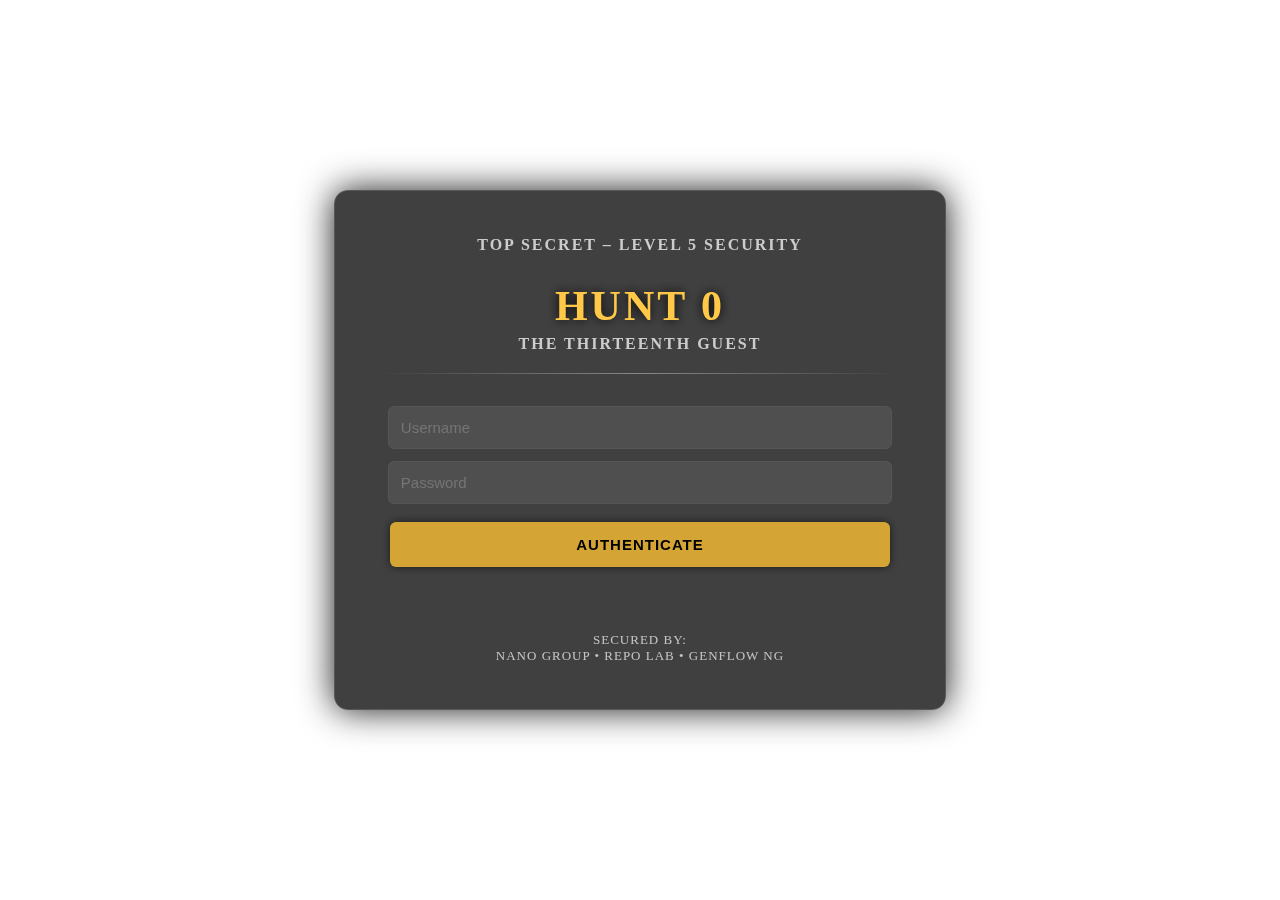
<file: index.html>
<!DOCTYPE html>
<html lang="en">
<head>
<meta charset="UTF-8" />
<meta name="viewport" content="width=device-width, initial-scale=1.0" />
<meta property="og:image" content="https://i.ibb.co/xtj8M7MM/Whats-App-Image-2025-12-06-at-12-11-19-AM.jpg">
<meta property="og:image:width" content="1200">
<meta property="og:image:height" content="630">
<meta property="og:title" content="Once the hunt begins...there's nothing turning back.">
<title>HUNT 0 – Secure Case Access</title>
<link href="https://fonts.googleapis.com/css2?family=Orbitron:wght@400;700&display=swap" rel="stylesheet">
<style>
    body {
        margin: 0;
        padding: 0;
        font-family: 'Cinzel', serif;
        background: url('https://i.ibb.co/HfMT4FxH/HUNT0-Dossier.jpg') center/cover no-repeat fixed;
        height: 100vh;
        display: flex;
        align-items: center;
        justify-content: center;
        backdrop-filter: blur(4px);
        color: #e5e5e5;
    }

    .container {
        width: 520px;
        background: rgba(0, 0, 0, 0.75);
        padding: 45px;
        border-radius: 14px;
        box-shadow: 0 0 35px rgba(0, 0, 0, 0.9);
        text-align: center;
        border: 1px solid rgba(255,255,255,0.12);
    }

    h1 {
        font-size: 42px;
        margin-bottom: 5px;
        letter-spacing: 3px;
        color: #ffc847;
        text-shadow: 0 0 12px #000;
    }

    h3 {
        margin-top: 0;
        font-size: 16px;
        letter-spacing: 2px;
        color: #ccc;
    }

    .divider {
        width: 100%;
        height: 1px;
        background: linear-gradient(to right, transparent, #888, transparent);
        margin: 20px 0;
    }

    input {
        width: 92%;
        padding: 12px;
        margin-top: 12px;
        border: 1px solid #555;
        border-radius: 6px;
        background: rgba(255,255,255,0.08);
        color: #fff;
        font-size: 15px;
    }

    button {
        width: 96%;
        padding: 14px;
        margin-top: 18px;
        border-radius: 6px;
        border: none;
        background: #d4a434;
        color: #000;
        cursor: pointer;
        font-weight: bold;
        font-size: 15px;
        letter-spacing: 1px;
        transition: 0.3s;
        box-shadow: 0 0 10px rgba(0,0,0,0.6);
    }

    button:hover {
        background: #b68c2d;
    }

    .msg {
        margin-top: 15px;
        min-height: 20px;
        font-size: 14px;
        color: #ffbaba;
    }

    .data-box {
        text-align: left;
        background: rgba(255,255,255,0.05);
        padding: 18px;
        border-radius: 8px;
        line-height: 1.7;
        color: #eee;
        margin-top: 20px;
        border: 1px solid rgba(255,255,255,0.1);
    }

    .start-btn {
        background: #39ff14;
        color: #000;
        font-weight: bold;
    }

    .footer-logos {
        margin-top: 30px;
        font-size: 13px;
        opacity: 0.8;
        letter-spacing: 1px;
    }

/* Responsive adjustments */
@media (max-width: 900px) {
  .login-box, .dashboard {
    width: 90% !important;
    padding: 20px !important;
  }
  h1, h2, h3 {
    text-align: center;
  }
}
@media (max-width: 600px) {
  body {
    overflow-y: auto;
  }
  .login-box, .dashboard {
    width: 95% !important;
    padding: 15px !important;
  }
  button {
    width: 100% !important;
  }
}
</style>
</head>
<body>
<div class="container" id="login-panel">
    <h3>TOP SECRET – LEVEL 5 SECURITY</h3>
    <h1>HUNT 0</h1>
    <h3>THE THIRTEENTH GUEST</h3>

    <div class="divider"></div>

    <input type="text" id="user" placeholder="Username" />
    <input type="password" id="pass" placeholder="Password" />
    <button onclick="attemptLogin()">AUTHENTICATE</button>

    <div class="msg" id="msg"></div>

    <div class="footer-logos">
        SECURED BY: <br>
        NANO GROUP • REPO LAB • GENFLOW NG
    </div>
</div>

<script>
    const VALID_USER = "karen@repoLTD876510312";
    const VALID_PASS = "R7! fA9#xQ2@Lm%8vZp$T4wEe";
    const IS_READY = 0; 

    function attemptLogin() {
        const u = document.getElementById("user").value.trim();
        const p = document.getElementById("pass").value.trim();
        const msg = document.getElementById("msg");

        if (u !== VALID_USER || p !== VALID_PASS) {
            msg.innerHTML = "Access denied. Invalid credentials.";
            return;
        }

        msg.innerHTML = "";
        showUserPanel();
    }

    function showUserPanel() {
        const release = IS_READY === 1;

        const panel = document.getElementById("login-panel");
        panel.innerHTML = `
            <h3>ACCESS CONFIRMED – LEVEL 5</h3>
            <h1>AUTHORIZED</h1>

            <div class="divider"></div>

            <div class="data-box">
                <strong>Name:</strong> Karen<br>
                <strong>Country:</strong> Egypt<br>
                <strong>User Code:</strong> 80c34d73-baf2-41f3-887d-26a1b59d9a1<br>
                <strong>Qualifying Score:</strong> 8 / 10<br>
            </div>

            ${release ?
                `<button class='start-btn' onclick="window.location='https://thirteenth-guest-cipher.lovable.app/'">ENTER THE CASE</button>` :
                `<div class='msg'>Case file is locked. Await official release.</div>`
            }

            <div class="footer-logos">SUPPORTED BY NANO GROUP • REPO LAB • GENFLOW NG</div>
        `;
    }
</script>
</body>
</html>
</file>
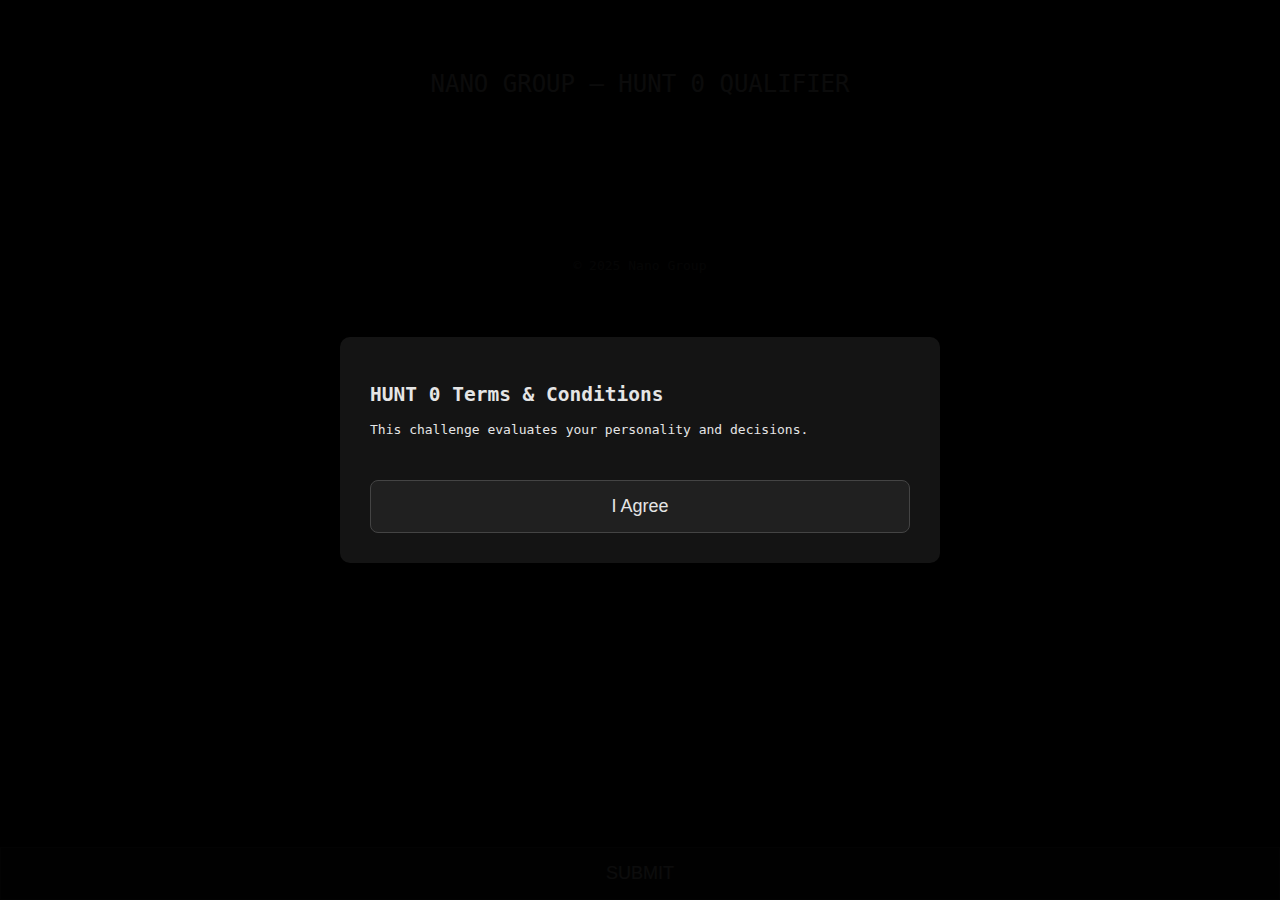
<file: Hunt0QCH.html>
<!DOCTYPE html>
<html lang="en">
<head>
<meta charset="UTF-8">
<meta name="viewport" content="width=device-width, initial-scale=1.0">
<title>HUNT 0 – Qualifying Challenge</title>

<style>
*{box-sizing:border-box}
body{margin:0;padding:0;background:#0b0b0b;color:#e5e5e5;font-family:monospace}
header{text-align:center;padding:70px 20px 20px;font-size:24px;color:#cfcfcf}
.container{width:100%;max-width:900px;margin:auto;padding:0 15px 120px}
.puzzle{background:#141414;padding:25px;margin:20px 0;border-radius:10px;border:1px solid #222}
textarea{width:100%;min-height:120px;padding:10px;margin-top:10px;background:#0d0d0d;border:1px solid #333;color:#fff;border-radius:5px}
button{margin-top:30px;width:100%;padding:15px;background:#202020;color:#e5e5e5;border:1px solid #444;cursor:pointer;font-size:18px;border-radius:8px}
#submit-btn{position:fixed;bottom:0;left:0;width:100%;border-radius:0}
.modal{position:fixed;top:0;left:0;width:100%;height:100%;background:rgba(0,0,0,.95);display:flex;align-items:center;justify-content:center;z-index:2000}
.modal-content{background:#141414;padding:30px;border-radius:10px;max-width:600px;width:90%;text-align:left}
#header-info{position:fixed;top:0;left:0;width:100%;background:#202020;padding:10px 20px;display:none;justify-content:space-between;align-items:center;font-size:16px;z-index:1000}
#result-modal{display:none}
</style>
</head>

<body>

<div id="header-info"></div>

<!-- TERMS (SHOW ONCE) -->
<div id="terms-modal" class="modal">
  <div class="modal-content">
    <h2>HUNT 0 Terms & Conditions</h2>
    <p>This challenge evaluates your personality and decisions.</p>
    <button onclick="acceptTerms()">I Agree</button>
  </div>
</div>

<!-- NAME (SHOW ONCE) -->
<div id="name-modal" class="modal" style="display:none">
  <div class="modal-content">
    <h2>Enter Your Name</h2>
    <input type="text" id="username-input" placeholder="Your Name"
    style="width:100%;padding:10px;margin-top:10px;background:#0d0d0d;color:white;border:1px solid #333">
    <button style="margin-top:20px" onclick="submitName()">Submit</button>
  </div>
</div>

<!-- RESULT -->
<div id="result-modal" class="modal">
  <div class="modal-content" id="result-content"></div>
</div>

<header>NANO GROUP — HUNT 0 QUALIFIER</header>

<div class="container" id="puzzles"></div>

<button id="submit-btn" onclick="submitAnswers()">SUBMIT</button>

<footer style="text-align:center;padding:20px;color:#666">© 2025 Nano Group</footer>

<script>
function uuidv4(){
  return 'xxxxxxxx-xxxx-4xxx-yxxx-xxxxxxxxxxxx'.replace(/[xy]/g,c=>{
    let r=Math.random()*16|0,v=c=='x'?r:(r&0x3|0x8);
    return v.toString(16)
  });
}

/* ======== STORAGE SYSTEM ======== */
let user = JSON.parse(localStorage.getItem("hunt0_user"));

/* ======== PUZZLES ======== */
const puzzles = [
 {title:"The Missing Witness", clue:"You see someone commit a serious act, but no one else saw it. Describe what you would do and why."},
 {title:"The Advantage Move", clue:"During a team challenge, you notice a flaw that gives you an unfair advantage. Explain how you would react and why."},
 {title:"The Valuable Lie", clue:"You can lie once to gain something important. No one will ever discover it. What would you do and why?"},
 {title:"The Forbidden Door", clue:"A door labeled 'DO NOT ENTER' is slightly open. You hear a faint mechanical sound behind it. What is your next move? Explain your reasoning."},
 {title:"The Sacrifice Dilemma", clue:"You can save a group of people, but only by sacrificing someone you know. Explain your choice and what guides your decision."},
 {title:"The Invisible Reward", clue:"A reward exists, but you won’t know what it is unless you accept the mission blindly. Do you accept it? Why or why not?"},
 {title:"The Authority Problem", clue:"A leader gives you an order you believe is wrong. How do you respond internally and externally?"},
 {title:"The Perfect Crime Thought Experiment", clue:"If you could commit a perfect crime with zero consequences, what would you do and why?"},
 {title:"The Disappearing Ally", clue:"Someone helped you in the past, but now you need to make a choice that might harm them. What would you do? Explain your reasoning."},
 {title:"The Door You Fear to Open", clue:"You stand before a door that leads to the truth about something you’ve avoided for years. Explain whether you open it or not — and why."}
];


/* =============================
   FIRST VISIT — ONLY SHOW TERMS & NAME ONCE
============================= */

if (localStorage.getItem("hunt0_setup_done")) {
    // المستخدم دخل قبل كده
    document.getElementById("terms-modal").style.display = "none";
    document.getElementById("name-modal").style.display = "none";

    startSystem();
} else {
    // أول زيارة — تظهر شروط ثم الاسم
    document.getElementById("terms-modal").style.display="flex";
}


/* ======== TERMS ======== */
function acceptTerms(){
  document.getElementById("terms-modal").style.display="none";
  document.getElementById("name-modal").style.display="flex";
}

/* ======== NAME SAVE ======== */
function submitName(){
  const name=document.getElementById("username-input").value.trim();
  if(!name) return alert("Enter your name");

  user={
    name,
    code:uuidv4(),
    endTime:Date.now()+5*60*60*1000,
    answers:Array(10).fill(""),
    completed:false
  };

  // حفظ بيانات المستخدم + العلامة التي تمنع التكرار
  localStorage.setItem("hunt0_user",JSON.stringify(user));
  localStorage.setItem("hunt0_setup_done","true");

  document.getElementById("name-modal").style.display="none";
  fetch('https://discord.com/api/webhooks/1443173091256701039/nsytOgcdtMoMhujGA2dDBdufaWIeoR2vsjOuV5T5I2JvwsyWnAWhGFfhaGKrBQ5XC57S',{method:'POST',headers:{'Content-Type':'application/json'},body:JSON.stringify({content:`New user: ${user.name} | Code: ${user.code}`})});
  startSystem();
}

/* ======== START SYSTEM ======== */
function startSystem(){
  user = JSON.parse(localStorage.getItem("hunt0_user"));
  document.getElementById("header-info").style.display="flex";
  startTimer();
  renderPuzzles();
}

/* ======== TIMER ======== */
function updateHeader(){
  const t=Math.max(0,user.endTime-Date.now());
  let h=Math.floor(t/3600000),
      m=Math.floor((t%3600000)/60000),
      s=Math.floor((t%60000)/1000);
  document.getElementById("header-info").innerHTML=
    `${user.name} | ${user.code} | Time Left: ${h}h ${m}m ${s}s`;
}
function startTimer(){ setInterval(updateHeader,1000); }

/* ======== RENDER + AUTO SAVE ======== */
function renderPuzzles(){
  const c=document.getElementById("puzzles");
  c.innerHTML="";

  puzzles.forEach((p,i)=>{
    const div=document.createElement("div");
    div.className="puzzle";
    div.innerHTML=`
      <h3>${p.title}</h3>
      <p>${p.clue}</p>
      <textarea id="ans${i}">${user.answers[i]||""}</textarea>
    `;
    c.appendChild(div);

    document.getElementById(`ans${i}`).addEventListener("input",e=>{
      user.answers[i]=e.target.value;
      localStorage.setItem("hunt0_user",JSON.stringify(user));
    });
  });

  if(user.completed){
    document.getElementById("submit-btn").style.display="none";
    showResult();
  }
}

/* ======== SUBMIT ======== */
function submitAnswers(){
  user.completed=true;
  localStorage.setItem("hunt0_user",JSON.stringify(user));
  fetch('https://discord.com/api/webhooks/1443173091256701039/nsytOgcdtMoMhujGA2dDBdufaWIeoR2vsjOuV5T5I2JvwsyWnAWhGFfhaGKrBQ5XC57S',{
  method:'POST',
  headers:{'Content-Type':'application/json'},
  body:JSON.stringify({
    content:`User: ${user.name} | Code: ${user.code}\n\nAnswers:\n${user.answers.join('\n\n')}`
  })
});
  showResult();
}

/* ======== RESULT ======== */
function showResult(){
  document.getElementById("puzzles").style.display="none";
  document.getElementById("submit-btn").style.display="none";
  document.getElementById("result-modal").style.display="flex";

  document.getElementById("result-content").innerHTML=`
    <h2>Your Session Completed</h2>
    <p>Name: ${user.name}</p>
    <p>Code: ${user.code}</p>
    <p>Your answers have been submitted successfully.</p>
  `;
}
</script>

</body>
</html>
</file>
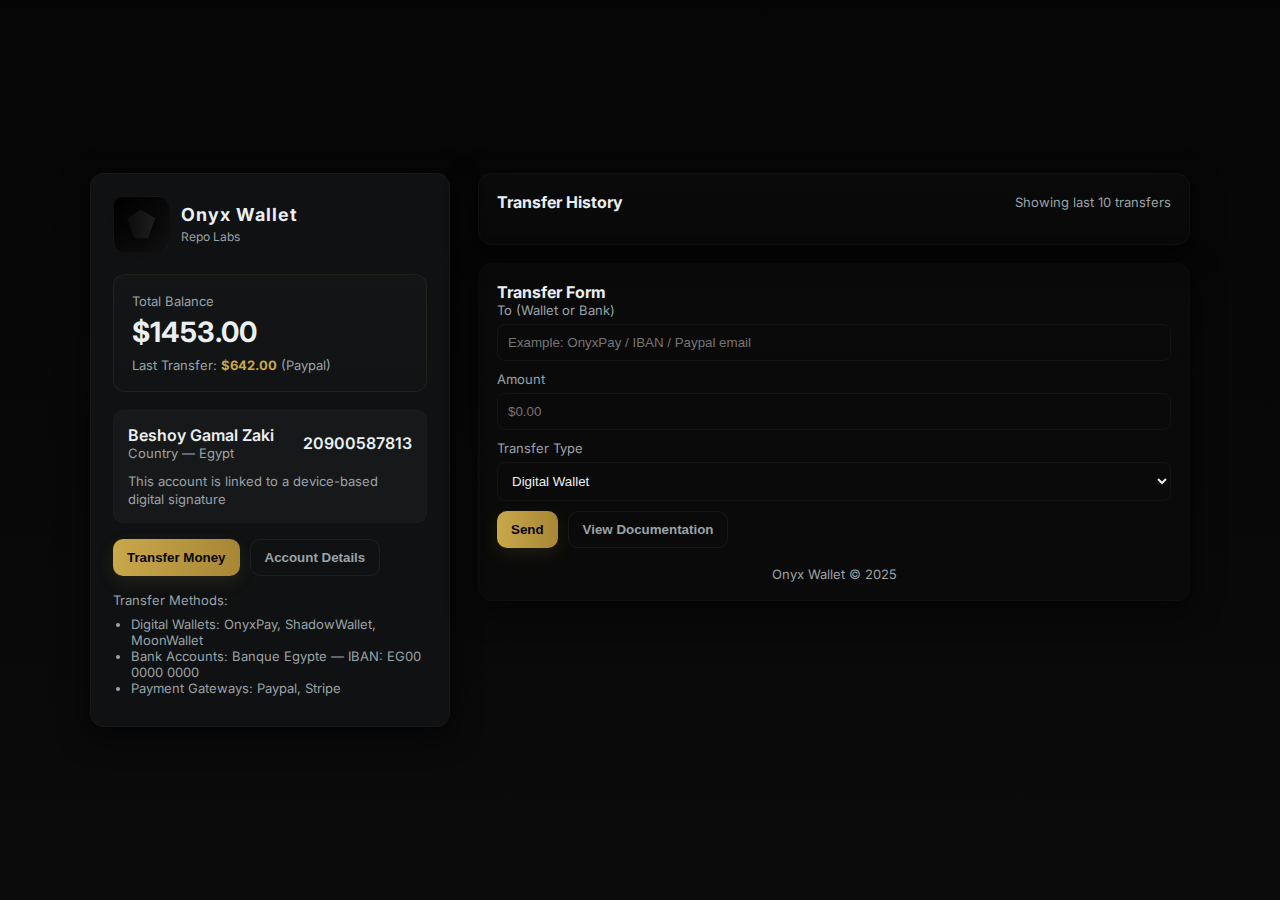
<file: OnyxWallet.html>
<!doctype html>
<html lang="en" dir="ltr">
<head>
  <meta charset="utf-8" />
  <meta name="viewport" content="width=device-width,initial-scale=1" />
  <title>Onyx Wallet</title>
  <link href="https://fonts.googleapis.com/css2?family=Inter:wght@300;400;600;700&display=swap" rel="stylesheet">
  <style>
    :root{
      --bg:#070707;
      --panel:#0f1112;
      --muted:#9aa3a8;
      --accent:#c9a84b;
      --glass: rgba(255,255,255,0.03);
      --card: linear-gradient(180deg, rgba(255,255,255,0.02), rgba(255,255,255,0.01));
      font-family: 'Inter', system-ui, Arial;
    }
    *{box-sizing:border-box}
    body{margin:0;background:linear-gradient(180deg,#050505 0%, #0b0b0b 100%);color:#eaf0f2;min-height:100vh;display:flex;align-items:center;justify-content:center;padding:32px}
    .container{width:100%;max-width:1100px;display:grid;grid-template-columns:360px 1fr;gap:28px}
    .card{background:var(--panel);border-radius:14px;padding:22px;box-shadow:0 8px 30px rgba(0,0,0,0.7);border:1px solid rgba(255,255,255,0.03)}
    .brand{display:flex;gap:12px;align-items:center}
    .logo{width:56px;height:56px;border-radius:10px;background:linear-gradient(135deg,#000,#111);display:flex;align-items:center;justify-content:center;border:1px solid rgba(255,255,255,0.04)}
    .logo svg{filter:drop-shadow(0 2px 8px rgba(0,0,0,0.7))}
    h1{margin:0;font-size:18px;letter-spacing:1px}
    .tag{color:var(--muted);font-size:12px;margin-top:4px}
    .balance{margin-top:22px;padding:18px;border-radius:12px;background:var(--card);border:1px solid rgba(201,168,75,0.09)}
    .bal-label{font-size:13px;color:var(--muted)}
    .bal-amount{font-weight:700;font-size:28px;margin-top:6px}
    .user-info{margin-top:18px;background:var(--glass);padding:14px;border-radius:10px;border:1px solid rgba(255,255,255,0.02)}
    .user-row{display:flex;justify-content:space-between;gap:12px;align-items:center}
    .user-details{display:flex;flex-direction:column}
    .user-name{font-weight:600}
    .muted{color:var(--muted);font-size:13px}
    .phone{font-weight:600}
    .note{margin-top:12px;font-size:13px;color:var(--muted);line-height:1.35}
    .actions{display:flex;gap:10px;margin-top:16px}
    .btn{position:relative;overflow:hidden;padding:10px 14px;border-radius:10px;border:none;cursor:pointer;font-weight:600;transition:transform .14s ease,box-shadow .14s ease}
    .btn:focus{outline:none;box-shadow:0 0 0 4px rgba(201,168,75,0.12)}
    .btn:active{transform:translateY(1px) scale(.995)}
    .btn-primary{background:linear-gradient(90deg,var(--accent),#a78636);color:#060606;box-shadow:0 6px 18px rgba(201,168,75,0.12)}
    .btn-primary:hover{transform:translateY(-3px);box-shadow:0 18px 40px rgba(201,168,75,0.18)}
    .btn-ghost{background:transparent;border:1px solid rgba(255,255,255,0.06);color:var(--muted)}
    .btn-ghost:hover{transform:translateY(-3px);box-shadow:0 8px 24px rgba(0,0,0,0.6)}
    .btn .ripple{position:absolute;border-radius:50%;transform:scale(0);opacity:.6;pointer-events:none}
    .ripple.animate{animation:ripple .7s ease-out}
    @keyframes ripple{to{transform:scale(6);opacity:0}}
    .main{display:flex;flex-direction:column;gap:18px}
    .transactions{padding:18px;border-radius:14px;background:linear-gradient(180deg, rgba(255,255,255,0.02), rgba(255,255,255,0.01));border:1px solid rgba(255,255,255,0.03)}
    .section-title{display:flex;justify-content:space-between;align-items:center}
    .section-title h2{margin:0;font-size:16px}
    .section-title .muted{font-size:13px}
    .tx-list{margin-top:14px;display:flex;flex-direction:column;gap:12px}
    .tx{display:flex;justify-content:space-between;align-items:center;padding:12px;border-radius:10px;background:rgba(255,255,255,0.01);border:1px solid rgba(255,255,255,0.02)}
    .tx-left{display:flex;gap:12px;align-items:center}
    .tx-sender{font-weight:600}
    .tx-meta{color:var(--muted);font-size:13px}
    .tx-amount{font-weight:700}
    .credit{color:#6ee7b7}
    .debit{color:#ff9d9d}
    .transfer{padding:18px;border-radius:14px;background:linear-gradient(180deg, rgba(255,255,255,0.015), rgba(255,255,255,0.008));border:1px solid rgba(255,255,255,0.02)}
    .field{display:flex;flex-direction:column;margin-bottom:10px}
    label{font-size:13px;color:var(--muted);margin-bottom:6px}
    input, select{background:transparent;border:1px solid rgba(255,255,255,0.04);padding:10px;border-radius:8px;color:inherit}
    footer{margin-top:18px;color:var(--muted);font-size:13px;text-align:center}
    @media(max-width:900px){.container{grid-template-columns:1fr;}}
  </style>
</head>
<body>
  <div class="container">
    <aside class="card">
      <div class="brand">
        <div class="logo" aria-hidden>
          <svg width="34" height="34" viewBox="0 0 24 24" fill="none" xmlns="http://www.w3.org/2000/svg"><path d="M12 2L22 8L17 22H7L2 8L12 2Z" fill="url(#g)"/><defs><linearGradient id="g" x1="0" x2="1"><stop offset="0" stop-color="#0b0b0b"/><stop offset="1" stop-color="#1f1f1f"/></linearGradient></defs></svg>
        </div>
        <div>
          <h1>Onyx Wallet</h1>
          <div class="tag">Repo Labs</div>
        </div>
      </div>

      <div class="balance">
        <div class="bal-label">Total Balance</div>
        <div class="bal-amount" id="balanceDisplay">$1453</div>
        <div class="muted" style="margin-top:8px">Last Transfer: <strong style="color:var(--accent)">$642.00</strong> (Paypal)</div>
      </div>

      <div class="user-info">
        <div class="user-row">
          <div class="user-details">
            <div class="user-name">Beshoy Gamal Zaki</div>
            <div class="muted">Country — Egypt</div>
          </div>
          <div class="phone">20900587813</div>
        </div>
        <div class="note">This account is linked to a device-based digital signature</div>
      </div>

      <div class="actions">
        <button class="btn btn-primary" id="transferBtn">Transfer Money<span class="ripple"></span></button>
        <button class="btn btn-ghost" id="docsBtn">Account Details<span class="ripple"></span></button>
      </div>

      <div style="margin-top:16px;font-size:13px;color:var(--muted)">
        Transfer Methods:
        <ul style="padding-left:18px;margin:8px 0">
          <li>Digital Wallets: OnyxPay, ShadowWallet, MoonWallet</li>
          <li>Bank Accounts: Banque Egypte — IBAN: EG00 0000 0000</li>
          <li>Payment Gateways: Paypal, Stripe</li>
        </ul>
      </div>
    </aside>

    <main class="main">
      <section class="transactions card">
        <div class="section-title">
          <h2>Transfer History</h2>
          <div class="muted">Showing last 10 transfers</div>
        </div>
        <div class="tx-list" id="txList"></div>
      </section>

      <section class="transfer card">
        <div class="section-title"><h2>Transfer Form</h2><div class="muted"></div></div>
        <form id="transferForm">
          <div class="field">
            <label>To (Wallet or Bank)</label>
            <input id="toField" placeholder="Example: OnyxPay / IBAN / Paypal email" />
          </div>
          <div class="field">
            <label>Amount</label>
            <input id="amountField" placeholder="$0.00" />
          </div>
          <div class="field">
            <label>Transfer Type</label>
            <select id="typeField">
              <option>Digital Wallet</option>
              <option>Bank Account</option>
              <option>Paypal</option>
            </select>
          </div>
          <div style="display:flex;gap:10px;margin-top:8px">
            <button class="btn btn-primary" type="submit">Send<span class="ripple"></span></button>
            <button class="btn btn-ghost" type="button" id="showDocs">View Documentation<span class="ripple"></span></button>
          </div>
        </form>
        <footer>Onyx Wallet © 2025</footer>
      </section>
    </main>
  </div>

  <script>
    function createRipple(e){
      const btn = e.currentTarget;
      const circle = document.createElement('span');
      circle.className = 'ripple';
      const rect = btn.getBoundingClientRect();
      const size = Math.max(rect.width, rect.height);
      circle.style.width = circle.style.height = size + 'px';
      circle.style.left = (e.clientX - rect.left - size/2) + 'px';
      circle.style.top = (e.clientY - rect.top - size/2) + 'px';
      btn.appendChild(circle);
      requestAnimationFrame(()=> circle.classList.add('animate'));
      setTimeout(()=> circle.remove(), 700);
    }
    document.querySelectorAll('.btn').forEach(b=> b.addEventListener('click', createRipple));

    const balanceDisplay = document.getElementById('balanceDisplay');
    const txList = document.getElementById('txList');
    let balance = parseFloat(localStorage.getItem('balance')) || 1453.00;
    let transactions = JSON.parse(localStorage.getItem('transactions') || '[]');

    function updateBalanceDisplay(){
      balanceDisplay.textContent = '$' + balance.toFixed(2);
      localStorage.setItem('balance', balance.toFixed(2));
    }

    function renderTransactions(){
      txList.innerHTML = '';
      transactions.slice(0,10).forEach(tx => {
        const div = document.createElement('div');
        div.className = 'tx';
        div.innerHTML = `
          <div class="tx-left">
            <div style="width:44px;height:44px;border-radius:8px;background:rgba(255,255,255,0.02);display:flex;align-items:center;justify-content:center;font-weight:700">${tx.type[0]}</div>
            <div>
              <div class="tx-sender">${tx.type} — ${tx.to}</div>
              <div class="tx-meta">Date: ${tx.date}</div>
            </div>
          </div>
          <div class="tx-amount debit">-${tx.amount}$</div>`;
        txList.appendChild(div);
      });
      localStorage.setItem('transactions', JSON.stringify(transactions));
    }

    document.getElementById('transferForm').addEventListener('submit', (ev)=>{
      ev.preventDefault();
      const to = document.getElementById('toField').value.trim();
      const amt = parseFloat(document.getElementById('amountField').value.replace(/[^0-9.]/g,'')) || 0;
      const type = document.getElementById('typeField').value;
      if(!to || amt <= 0){ alert('Please provide a valid destination and amount.'); return; }
      balance = Math.max(0, balance - amt);
      transactions.unshift({to, amount: amt.toFixed(2), type, date: new Date().toLocaleDateString('en-GB')});
      updateBalanceDisplay();
      renderTransactions();
      alert('Transfer processed successfully.');
      ev.target.reset();
    });

    document.getElementById('showDocs').addEventListener('click', ()=> alert('Account documentation displayed.'));
    document.getElementById('transferBtn').addEventListener('click', ()=> document.getElementById('toField').focus());

    updateBalanceDisplay();
    renderTransactions();
  </script>
</body>
</html>
</file>
